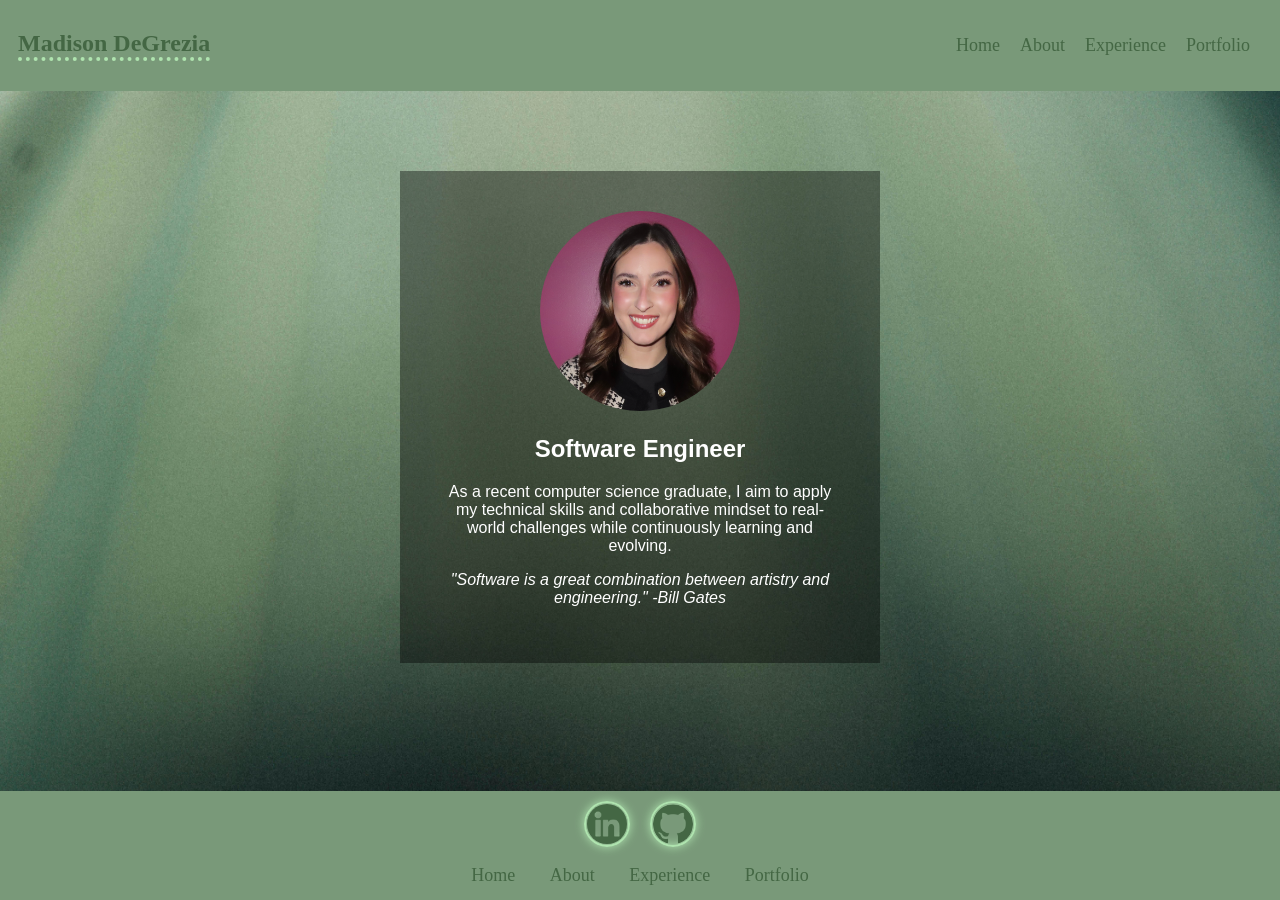
<file: index.html>
<!DOCTYPE html>
<html lang="en">
  <head>
    <meta charset="UTF-8" />
    <meta name="viewport" content="width=device-width, initial-scale=1.0" />
    <title>Personal Website</title>
    <link rel="stylesheet" href="style.css" />
  </head>
  <body>
    <nav class="navbar">
      <h1 class="name-logo">Madison DeGrezia</h1>
      <ul class="nav-links">
        <li><a href="index.html">Home</a></li>
        <li><a href="bio.html">About</a></li>
        <li><a href="experience.html">Experience</a></li>
        <li><a href="portfolio.html">Portfolio</a></li>
      </ul>
    </nav>

    <main class="box">
      <img src="images/my-photo.png" alt="my-photo" class="box-img" />
      <h2>Software Engineer</h2>
      <p>
        As a recent computer science graduate, I aim to apply my technical
        skills and collaborative mindset to real-world challenges while
        continuously learning and evolving.
      </p>
      <p>
        <i>
          "Software is a great combination between artistry and engineering."
          -Bill Gates</i
        >
      </p>
    </main>

    <footer class="footer">
      <div class="social">
        <a href="https://www.linkedin.com/in/madison-degrezia/" target="_blank"
          ><img src="images/linkedin-logo.png" alt="linkedin-logo"
        /></a>
        <a href="https://github.com/madisondegrezia" target="_blank"
          ><img src="images/github-logo.png" alt="github-logo"
        /></a>
      </div>
      <ul class="list">
        <li><a href="index.html">Home</a></li>
        <li><a href="bio.html">About</a></li>
        <li><a href="experience.html">Experience</a></li>
        <li><a href="portfolio.html">Portfolio</a></li>
      </ul>
    </footer>
  </body>
</html>
</file>
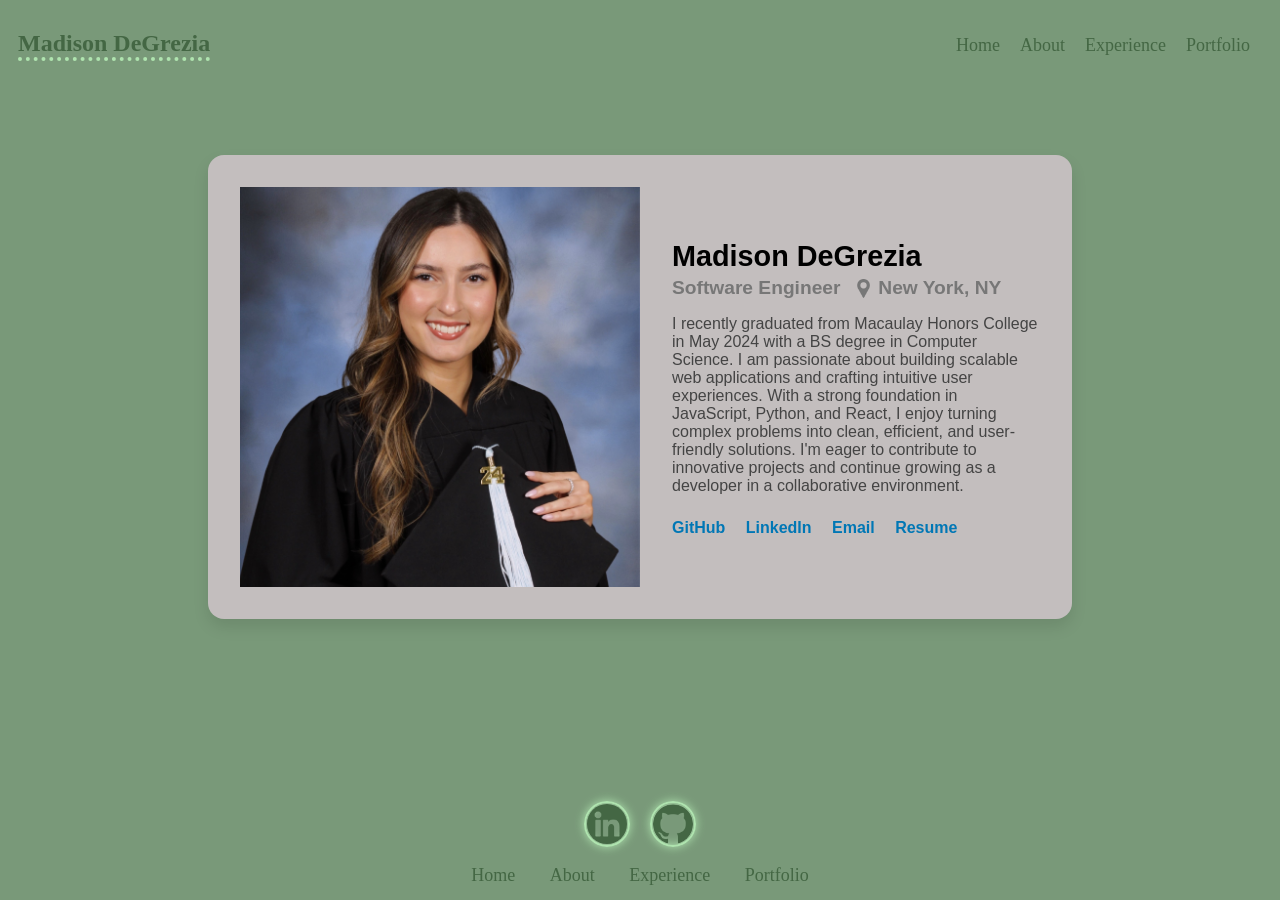
<file: bio.html>
<!DOCTYPE html>
<html lang="en">
  <head>
    <meta charset="UTF-8" />
    <meta name="viewport" content="width=device-width, initial-scale=1.0" />
    <title>Bio</title>
    <link rel="stylesheet" href="bio.css" />
  </head>
  <body>
    <nav class="navbar">
      <h1 class="name-logo">Madison DeGrezia</h1>
      <ul class="nav-links">
        <li><a href="index.html">Home</a></li>
        <li><a href="bio.html">About</a></li>
        <li><a href="experience.html">Experience</a></li>
        <li><a href="portfolio.html">Portfolio</a></li>
      </ul>
    </nav>
    <main class="main-container">
      <section class="profile-card">
        <img
          src="images/graduation-photo.JPG"
          alt="Profile Photo"
          class="profile-img"
        />
        <div class="profile-text">
          <h1 class="profile-name">Madison DeGrezia</h1>
          <h2 class="profile-title">
            Software Engineer
            <img src="images/pin.png" alt="pin-icon" id="pin-icon" /> New York,
            NY
          </h2>
          <p class="profile-bio">
            I recently graduated from Macaulay Honors College in May 2024 with a
            BS degree in Computer Science. I am passionate about building
            scalable web applications and crafting intuitive user experiences.
            With a strong foundation in JavaScript, Python, and React, I enjoy
            turning complex problems into clean, efficient, and user-friendly
            solutions. I'm eager to contribute to innovative projects and
            continue growing as a developer in a collaborative environment.
          </p>
          <div class="profile-socials">
            <a href="https://github.com/madisondegrezia" target="_blank"
              >GitHub</a
            >
            <a
              href="https://www.linkedin.com/in/madison-degrezia/"
              target="_blank"
              >LinkedIn</a
            >
            <a href="#">Email</a>
            <a href="DeGreziaMadison_Resume.pdf" target="_blank">Resume</a>
          </div>
        </div>
      </section>
    </main>
    <footer class="footer">
      <div class="social">
        <a href="https://www.linkedin.com/in/madison-degrezia/" target="_blank"
          ><img src="images/linkedin-logo.png" alt="linkedin-logo"
        /></a>
        <a href="https://github.com/madisondegrezia" target="_blank"
          ><img src="images/github-logo.png" alt="github-logo"
        /></a>
      </div>
      <ul class="list">
        <li><a href="index.html">Home</a></li>
        <li><a href="bio.html">About</a></li>
        <li><a href="experience.html">Experience</a></li>
        <li><a href="portfolio.html">Portfolio</a></li>
      </ul>
    </footer>
  </body>
</html>
</file>
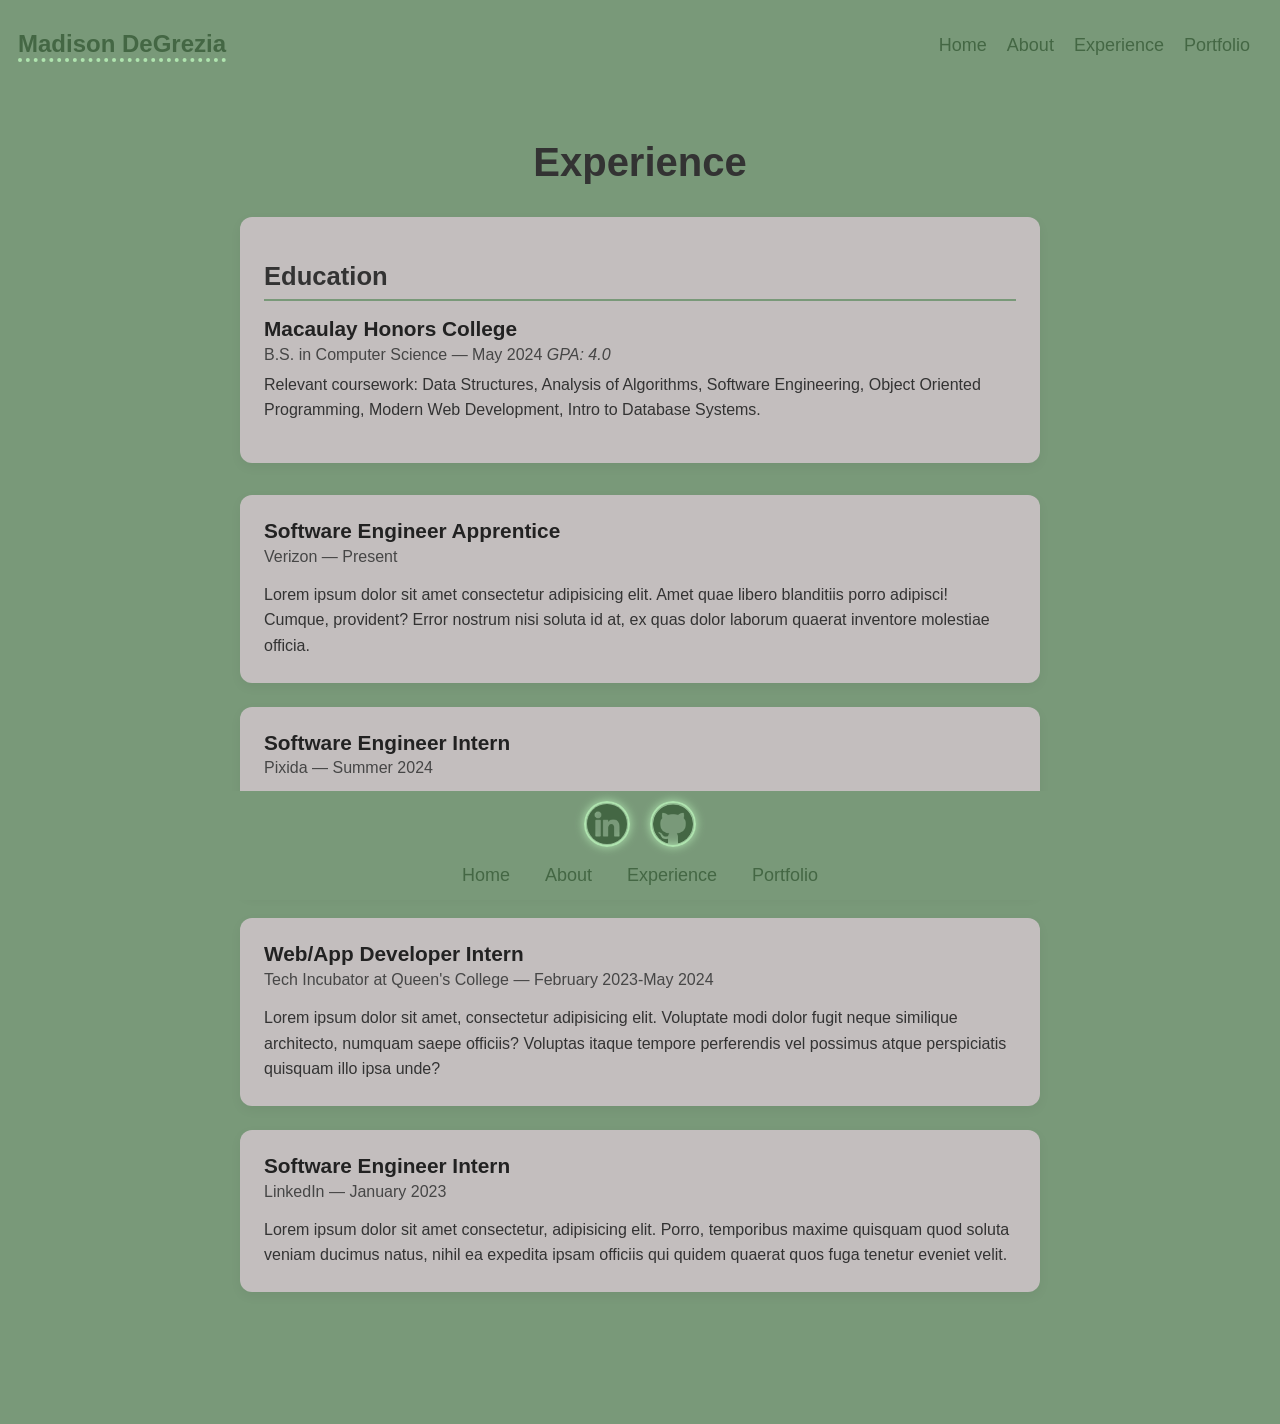
<file: experience.html>
<!DOCTYPE html>
<html lang="en">
  <head>
    <meta charset="UTF-8" />
    <meta name="viewport" content="width=device-width, initial-scale=1.0" />
    <title>Experience</title>
    <link rel="stylesheet" href="experience.css" />
  </head>
  <body>
    <nav class="navbar">
      <h1 class="name-logo">Madison DeGrezia</h1>
      <ul class="nav-links">
        <li><a href="index.html">Home</a></li>
        <li><a href="bio.html">About</a></li>
        <li><a href="experience.html">Experience</a></li>
        <li><a href="portfolio.html">Portfolio</a></li>
      </ul>
    </nav>
    <main class="experience-container">
      <h1 class="page-title">Experience</h1>

      <!-- Education Section -->
      <section class="education-section">
        <div class="education-item">
          <h2 class="section-heading">Education</h2>
          <h3 class="school-name">Macaulay Honors College</h3>
          <p class="degree-info">
            B.S. in Computer Science — May 2024 <i>GPA: 4.0</i>
          </p>
          <p class="school-description">
            Relevant coursework: Data Structures, Analysis of Algorithms,
            Software Engineering, Object Oriented Programming, Modern Web
            Development, Intro to Database Systems.
          </p>
        </div>
      </section>
      <!-- Work Experience Section -->
      <section class="experience-item">
        <h2 class="job-title">Software Engineer Apprentice</h2>
        <h3 class="company-name">Verizon — Present</h3>
        <p class="job-description">
          Lorem ipsum dolor sit amet consectetur adipisicing elit. Amet quae
          libero blanditiis porro adipisci! Cumque, provident? Error nostrum
          nisi soluta id at, ex quas dolor laborum quaerat inventore molestiae
          officia.
        </p>
      </section>
      <section class="experience-item">
        <h2 class="job-title">Software Engineer Intern</h2>
        <h3 class="company-name">Pixida — Summer 2024</h3>
        <p class="job-description">
          Lorem ipsum dolor sit amet consectetur adipisicing elit. Amet quae
          libero blanditiis porro adipisci! Cumque, provident? Error nostrum
          nisi soluta id at, ex quas dolor laborum quaerat inventore molestiae
          officia.
        </p>
      </section>

      <section class="experience-item">
        <h2 class="job-title">Web/App Developer Intern</h2>
        <h3 class="company-name">
          Tech Incubator at Queen's College — February 2023-May 2024
        </h3>
        <p class="job-description">
          Lorem ipsum dolor sit amet, consectetur adipisicing elit. Voluptate
          modi dolor fugit neque similique architecto, numquam saepe officiis?
          Voluptas itaque tempore perferendis vel possimus atque perspiciatis
          quisquam illo ipsa unde?
        </p>
      </section>

      <section class="experience-item">
        <h2 class="job-title">Software Engineer Intern</h2>
        <h3 class="company-name">LinkedIn — January 2023</h3>
        <p class="job-description">
          Lorem ipsum dolor sit amet consectetur, adipisicing elit. Porro,
          temporibus maxime quisquam quod soluta veniam ducimus natus, nihil ea
          expedita ipsam officiis qui quidem quaerat quos fuga tenetur eveniet
          velit.
        </p>
      </section>
    </main>

    <footer class="footer">
      <div class="social">
        <a href="https://www.linkedin.com/in/madison-degrezia/" target="_blank"
          ><img src="images/linkedin-logo.png" alt="linkedin-logo"
        /></a>
        <a href="https://github.com/madisondegrezia" target="_blank"
          ><img src="images/github-logo.png" alt="github-logo"
        /></a>
      </div>
      <ul class="list">
        <li><a href="index.html">Home</a></li>
        <li><a href="bio.html">About</a></li>
        <li><a href="experience.html">Experience</a></li>
        <li><a href="portfolio.html">Portfolio</a></li>
      </ul>
    </footer>
  </body>
</html>
</file>
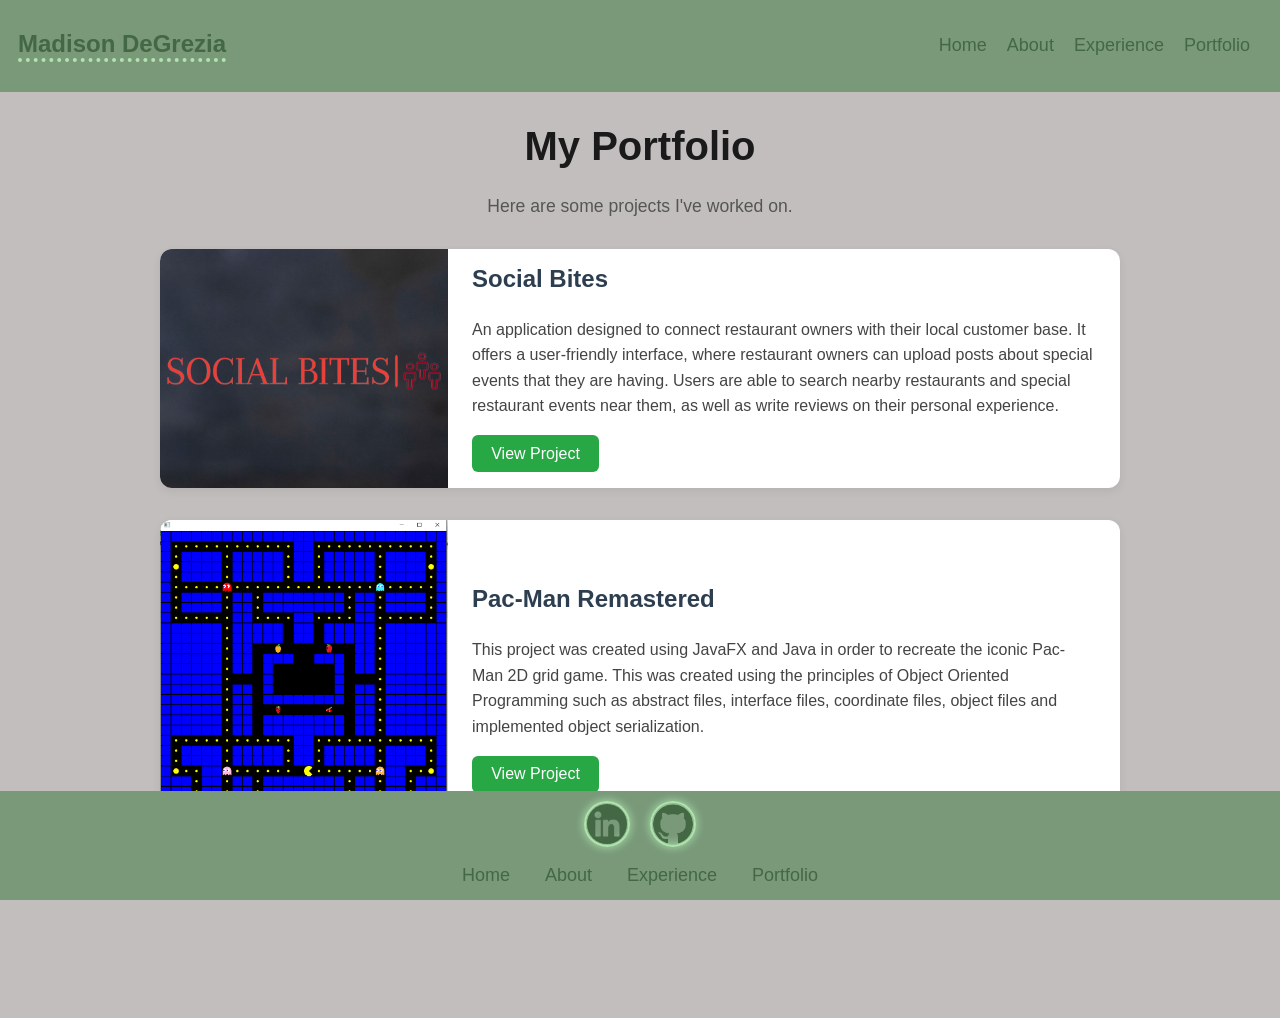
<file: portfolio.html>
<!DOCTYPE html>
<html lang="en">
  <head>
    <meta charset="UTF-8" />
    <meta name="viewport" content="width=device-width, initial-scale=1.0" />
    <title>Portfolio</title>
    <link rel="stylesheet" href="portfolio.css" />
  </head>
  <body>
    <nav class="navbar">
      <h1 class="name-logo">Madison DeGrezia</h1>
      <ul class="nav-links">
        <li><a href="index.html">Home</a></li>
        <li><a href="bio.html">About</a></li>
        <li><a href="experience.html">Experience</a></li>
        <li><a href="portfolio.html">Portfolio</a></li>
      </ul>
    </nav>
    <main id="portfolio">
      <header class="portfolio-header">
        <h1>My Portfolio</h1>
        <p>Here are some projects I've worked on.</p>
      </header>

      <section class="projects">
        <article class="project-card">
          <img
            src="images/social-bites.png"
            alt="Screenshot of Event Finder"
            class="screenshot"
          />
          <aside class="project-info">
            <h2 class="project-title">Social Bites</h2>
            <p class="project-summary">
              An application designed to connect restaurant owners with their
              local customer base. It offers a user-friendly interface, where
              restaurant owners can upload posts about special events that they
              are having. Users are able to search nearby restaurants and
              special restaurant events near them, as well as write reviews on
              their personal experience.
            </p>
            <a
              href="https://github.com/madisondegrezia/Capstone"
              class="project-link"
              target="_blank"
              >View Project</a
            >
          </aside>
        </article>

        <article class="project-card">
          <img
            src="images/pacman.png"
            alt="Screenshot of Pac-Man App"
            class="screenshot"
          />
          <aside class="project-info">
            <h2 class="project-title">Pac-Man Remastered</h2>
            <p class="project-summary">
              This project was created using JavaFX and Java in order to
              recreate the iconic Pac-Man 2D grid game. This was created using
              the principles of Object Oriented Programming such as abstract
              files, interface files, coordinate files, object files and
              implemented object serialization.
            </p>
            <a
              href="https://github.com/Marcokorcak/PacMan-Remastered"
              class="project-link"
              target="_blank"
              >View Project</a
            >
          </aside>
        </article>
      </section>
    </main>
    <footer class="footer">
      <div class="social">
        <a href="https://www.linkedin.com/in/madison-degrezia/" target="_blank"
          ><img src="images/linkedin-logo.png" alt="linkedin-logo"
        /></a>
        <a href="https://github.com/madisondegrezia" target="_blank"
          ><img src="images/github-logo.png" alt="github-logo"
        /></a>
      </div>
      <ul class="list">
        <li><a href="index.html">Home</a></li>
        <li><a href="bio.html">About</a></li>
        <li><a href="experience.html">Experience</a></li>
        <li><a href="portfolio.html">Portfolio</a></li>
      </ul>
    </footer>
  </body>
</html>
</file>
<file: style.css>
body {
  margin: 0px;
  background-image: url("/images/background-img.jpg");
  background-repeat: no-repeat;
  background-position: center center;
  background-size: 100% 100%;
  height: 100vh;
}

.navbar {
  display: flex;
  justify-content: space-between;
  padding: 10px;
  /* background-color: rgb(100, 150, 100); */
  background-color: rgb(121, 153, 121);
}

.name-logo {
  color: rgb(68, 103, 68);
  border-bottom: dotted rgb(175, 228, 175) 4px;
  margin-left: 8px;
}

.nav-links {
  display: flex;
  align-items: center;
  gap: 20px;
  list-style-type: none;
  margin-right: 20px;
}

.nav-links a {
  text-decoration: none;
  color: rgb(68, 103, 68);
  font-size: 18px;
}

.nav-links a:hover {
  color: rgb(175, 228, 175);
  border-bottom: solid rgb(175, 228, 175) 3px;
}

.box {
  width: 400px;
  background: rgba(0, 0, 0, 0.4);
  padding: 40px;
  text-align: center;
  margin: auto;
  margin-top: 80px;
  color: white;
  font-family: "Century Gothic", sans-serif;
}

.box-img {
  border-radius: 50%;
  width: 200px;
  height: 200px;
}

.footer {
  position: fixed;
  bottom: 0;
  left: 0;
  width: 100%;
  color: white;
  text-align: center;
  background-color: rgb(121, 153, 121);
}

.footer .social {
  text-align: center;
  margin-top: 10px;
}

.footer .social a img {
  font-size: 24px;
  border: 2px solid rgb(175, 228, 175);
  width: 40px;
  height: 40px;
  line-height: 38px;
  display: inline-block;
  text-align: center;
  border-radius: 50%;
  margin: 0 8px;
  box-shadow: inset 0 0 10px rgb(175, 228, 175), 0 0 10px rgb(175, 228, 175);
  transition: 0.3s ease;
  padding: 1px;
}

.footer .social a img:hover {
  transform: scale(1.2) translateY(-10px);
  color: rgb(175, 228, 175);
  border: 2px solid rgb(175, 228, 175);
}

.list {
  margin-top: 0;
  padding: 10px;
  font-size: 18px;
  line-height: 1.6;
  margin-bottom: 0;
  text-align: center;
}

.list li a {
  color: rgb(68, 103, 68);
  text-decoration: none;
  border-bottom: 3px solid transparent;
  transition: 0.3s ease;
}

.list li a:hover {
  border-bottom: 3px solid rgb(175, 228, 175);
}

.list li {
  display: inline-block;
  padding: 0 15px;
}
</file>
<file: bio.css>
body {
  margin: 0px;
  background-color: rgb(121, 153, 121);
}

.navbar {
  display: flex;
  justify-content: space-between;
  padding: 10px;
  /* background-color: rgb(100, 150, 100); */
  background-color: rgb(121, 153, 121);
}

.name-logo {
  color: rgb(68, 103, 68);
  border-bottom: dotted rgb(175, 228, 175) 4px;
  margin-left: 8px;
}

.nav-links {
  display: flex;
  align-items: center;
  gap: 20px;
  list-style-type: none;
  margin-right: 20px;
}

.nav-links a {
  text-decoration: none;
  color: rgb(68, 103, 68);
  font-size: 18px;
}

.nav-links a:hover {
  color: rgb(175, 228, 175);
  border-bottom: solid rgb(175, 228, 175) 3px;
}

.main-container {
  display: flex;
  justify-content: center;
  font-family: Arial, sans-serif;
  margin-top: 5%;
  padding: 0;
}

/* Card wrapper */
.profile-card {
  display: flex;
  background: #c3bebe;
  padding: 2rem;
  border-radius: 16px;
  box-shadow: 0 8px 16px rgba(0, 0, 0, 0.1);
  max-width: 800px;
  width: 90%;
  gap: 2rem;
  align-items: center;
}

/* Image styling */
.profile-img {
  width: 400px;
  height: 400px;
  object-fit: cover;
}

/* Right-side text block */
.profile-text {
  flex: 1;
}

.profile-name {
  margin: 0.2rem 0;
  font-size: 1.8rem;
}

.profile-title {
  margin: 0.2rem 0;
  font-size: 1.2rem;
  color: #777;
}

.profile-bio {
  margin-top: 1rem;
  font-size: 1rem;
  color: #444;
}

/* Social links section */
.profile-socials {
  margin-top: 1.5rem;
}

.profile-socials a {
  margin-right: 1rem;
  text-decoration: none;
  color: #0077b5;
  font-weight: bold;
}

.profile-socials a:hover {
  text-decoration: underline;
}

#pin-icon {
  height: 1em;
  width: auto;
  vertical-align: middle;
  margin-left: 0.5rem;
}

.footer {
  position: fixed;
  bottom: 0;
  left: 0;
  width: 100%;
  color: white;
  text-align: center;
  background-color: rgb(121, 153, 121);
}

.footer .social {
  text-align: center;
  margin-top: 10px;
}

.footer .social a img {
  font-size: 24px;
  border: 2px solid rgb(175, 228, 175);
  width: 40px;
  height: 40px;
  line-height: 38px;
  display: inline-block;
  text-align: center;
  border-radius: 50%;
  margin: 0 8px;
  box-shadow: inset 0 0 10px rgb(175, 228, 175), 0 0 10px rgb(175, 228, 175);
  transition: 0.3s ease;
  padding: 1px;
}

.footer .social a img:hover {
  transform: scale(1.2) translateY(-10px);
  color: rgb(175, 228, 175);
  border: 2px solid rgb(175, 228, 175);
}

.list {
  margin-top: 0;
  padding: 10px;
  font-size: 18px;
  line-height: 1.6;
  margin-bottom: 0;
  text-align: center;
}

.list li a {
  color: rgb(68, 103, 68);
  text-decoration: none;
  border-bottom: 3px solid transparent;
  transition: 0.3s ease;
}

.list li a:hover {
  border-bottom: 3px solid rgb(175, 228, 175);
}

.list li {
  display: inline-block;
  padding: 0 15px;
}
</file>
<file: experience.css>
body {
  margin: 0;
  padding: 0;
  font-family: Arial, sans-serif;
  background-color: rgb(121, 153, 121);
  color: #333;
}

.navbar {
  display: flex;
  justify-content: space-between;
  padding: 10px;
  /* background-color: rgb(100, 150, 100); */
  background-color: rgb(121, 153, 121);
}

.name-logo {
  color: rgb(68, 103, 68);
  border-bottom: dotted rgb(175, 228, 175) 4px;
  margin-left: 8px;
}

.nav-links {
  display: flex;
  align-items: center;
  gap: 20px;
  list-style-type: none;
  margin-right: 20px;
}

.nav-links a {
  text-decoration: none;
  color: rgb(68, 103, 68);
  font-size: 18px;
}

.nav-links a:hover {
  color: rgb(175, 228, 175);
  border-bottom: solid rgb(175, 228, 175) 3px;
}

.experience-container {
  max-width: 800px;
  margin: 3rem auto;
  padding: 0 1.5rem;
  padding-bottom: 60px;
}

.page-title {
  text-align: center;
  font-size: 2.5rem;
  margin-bottom: 2rem;
}

.education-section {
  margin-bottom: 2rem;
}

.section-heading {
  font-size: 1.6rem;
  color: #333;
  border-bottom: 2px solid rgb(121, 153, 121);
  padding-bottom: 0.5rem;
  margin-bottom: 1rem;
}

.education-item {
  /* background: rgb(168, 200, 168); */
  /* background: rgb(153, 177, 153); */
  background: #c3bebe;
  padding: 1.5rem;
  border-radius: 12px;
  box-shadow: 0 4px 12px rgba(0, 0, 0, 0.05);
}

.school-name {
  margin: 0;
  font-size: 1.3rem;
  color: #222;
}

.degree-info {
  margin: 0.3rem 0;
  font-size: 1rem;
  color: #464646;
}

.school-description {
  margin-top: 0.5rem;
  line-height: 1.6;
}

.experience-item {
  /* background: rgb(153, 177, 153); */
  background: #c3bebe;
  padding: 1.5rem;
  margin-bottom: 1.5rem;
  border-radius: 12px;
  box-shadow: 0 4px 12px rgba(0, 0, 0, 0.05);
}

.job-title {
  margin: 0;
  font-size: 1.3rem;
  color: #222;
}

.company-name {
  margin: 0.3rem 0 1rem 0;
  font-size: 1rem;
  color: #464646;
  font-weight: normal;
}

.job-description {
  margin: 0;
  line-height: 1.6;
}

.footer {
  position: fixed;
  bottom: 0;
  left: 0;
  width: 100%;
  color: white;
  text-align: center;
  background-color: rgb(121, 153, 121);
}

.footer .social {
  text-align: center;
  margin-top: 10px;
}

.footer .social a img {
  font-size: 24px;
  border: 2px solid rgb(175, 228, 175);
  width: 40px;
  height: 40px;
  line-height: 38px;
  display: inline-block;
  text-align: center;
  border-radius: 50%;
  margin: 0 8px;
  box-shadow: inset 0 0 10px rgb(175, 228, 175), 0 0 10px rgb(175, 228, 175);
  transition: 0.3s ease;
  padding: 1px;
}

.footer .social a img:hover {
  transform: scale(1.2) translateY(-10px);
  color: rgb(175, 228, 175);
  border: 2px solid rgb(175, 228, 175);
}

.list {
  margin-top: 0;
  padding: 10px;
  font-size: 18px;
  line-height: 1.6;
  margin-bottom: 0;
  text-align: center;
}

.list li a {
  color: rgb(68, 103, 68);
  text-decoration: none;
  border-bottom: 3px solid transparent;
  transition: 0.3s ease;
}

.list li a:hover {
  border-bottom: 3px solid rgb(175, 228, 175);
}

.list li {
  display: inline-block;
  padding: 0 15px;
}
</file>
<file: portfolio.css>
.navbar {
  display: flex;
  justify-content: space-between;
  padding: 10px;
  /* background-color: rgb(100, 150, 100); */
  background-color: rgb(121, 153, 121);
}

.name-logo {
  color: rgb(68, 103, 68);
  border-bottom: dotted rgb(175, 228, 175) 4px;
  margin-left: 8px;
}

.nav-links {
  display: flex;
  align-items: center;
  gap: 20px;
  list-style-type: none;
  margin-right: 20px;
}

.nav-links a {
  text-decoration: none;
  color: rgb(68, 103, 68);
  font-size: 18px;
}

.nav-links a:hover {
  color: rgb(175, 228, 175);
  border-bottom: solid rgb(175, 228, 175) 3px;
}

body {
  margin: 0;
  font-family: "Segoe UI", Tahoma, Geneva, Verdana, sans-serif;
  /* background-color: #f0f0f5; */
  background-color: #c3bebe;
  color: #333;
}

/* ID selector */
#portfolio {
  max-width: 960px;
  margin: 2rem auto;
  padding-bottom: 10%;
}

/* Header styling */
.portfolio-header {
  text-align: center;
  margin-bottom: 2rem;
}

.portfolio-header h1 {
  font-size: 2.5rem;
  color: #1a1a1a;
}

.portfolio-header p {
  font-size: 1.1rem;
  color: #555;
}

.projects {
  display: flex;
  flex-direction: column;
  gap: 2rem;
}

.project-card {
  display: flex;
  flex-direction: column;
  background-color: #fff;
  border-radius: 12px;
  box-shadow: 0 3px 10px rgba(0, 0, 0, 0.07);
  overflow: hidden;
}

@media (min-width: 700px) {
  .project-card {
    flex-direction: row;
  }
}

/* Image */
.screenshot {
  width: 100%;
  height: auto;
}

@media (min-width: 700px) {
  .screenshot {
    width: 30%;
    object-fit: cover;
  }
}

.project-info {
  padding: 1rem 1.5rem;
  display: flex;
  flex-direction: column;
  justify-content: center;
}

.project-title {
  font-size: 1.5rem;
  margin: 0 0 0.5rem 0;
  color: #2c3e50;
}

.project-summary {
  font-size: 1rem;
  line-height: 1.6;
  color: #444;
  margin-bottom: 1rem;
}

.project-link {
  align-self: flex-start;
  padding: 0.6rem 1.2rem;
  background-color: #28a745;
  color: #fff;
  text-decoration: none;
  border-radius: 6px;
}

.project-link:hover {
  background-color: #1e7e34;
}

.footer {
  position: fixed;
  bottom: 0;
  left: 0;
  width: 100%;
  color: white;
  text-align: center;
  background-color: rgb(121, 153, 121);
}

.footer .social {
  text-align: center;
  margin-top: 10px;
}

.footer .social a img {
  font-size: 24px;
  border: 2px solid rgb(175, 228, 175);
  width: 40px;
  height: 40px;
  line-height: 38px;
  display: inline-block;
  text-align: center;
  border-radius: 50%;
  margin: 0 8px;
  box-shadow: inset 0 0 10px rgb(175, 228, 175), 0 0 10px rgb(175, 228, 175);
  transition: 0.3s ease;
  padding: 1px;
}

.footer .social a img:hover {
  transform: scale(1.2) translateY(-10px);
  color: rgb(175, 228, 175);
  border: 2px solid rgb(175, 228, 175);
}

.list {
  margin-top: 0;
  padding: 10px;
  font-size: 18px;
  line-height: 1.6;
  margin-bottom: 0;
  text-align: center;
}

.list li a {
  color: rgb(68, 103, 68);
  text-decoration: none;
  border-bottom: 3px solid transparent;
  transition: 0.3s ease;
}

.list li a:hover {
  border-bottom: 3px solid rgb(175, 228, 175);
}

.list li {
  display: inline-block;
  padding: 0 15px;
}
</file>
